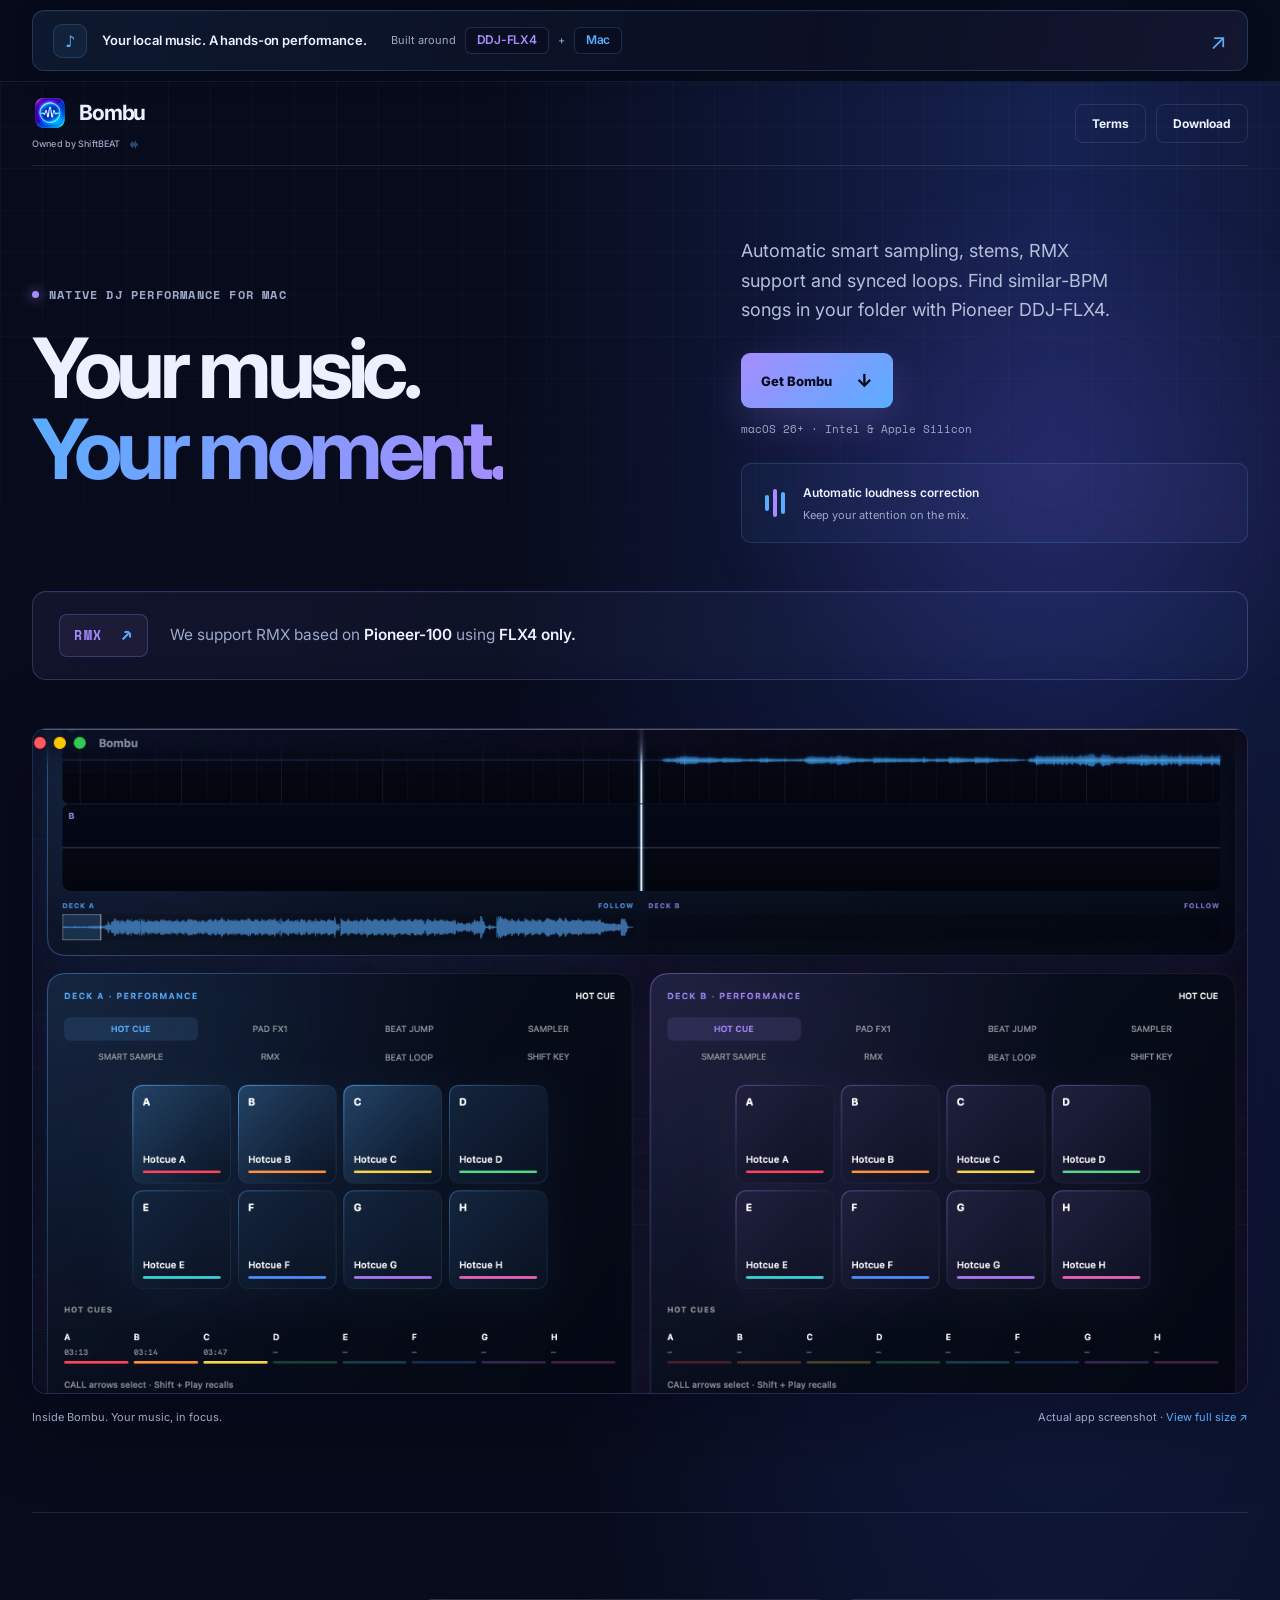
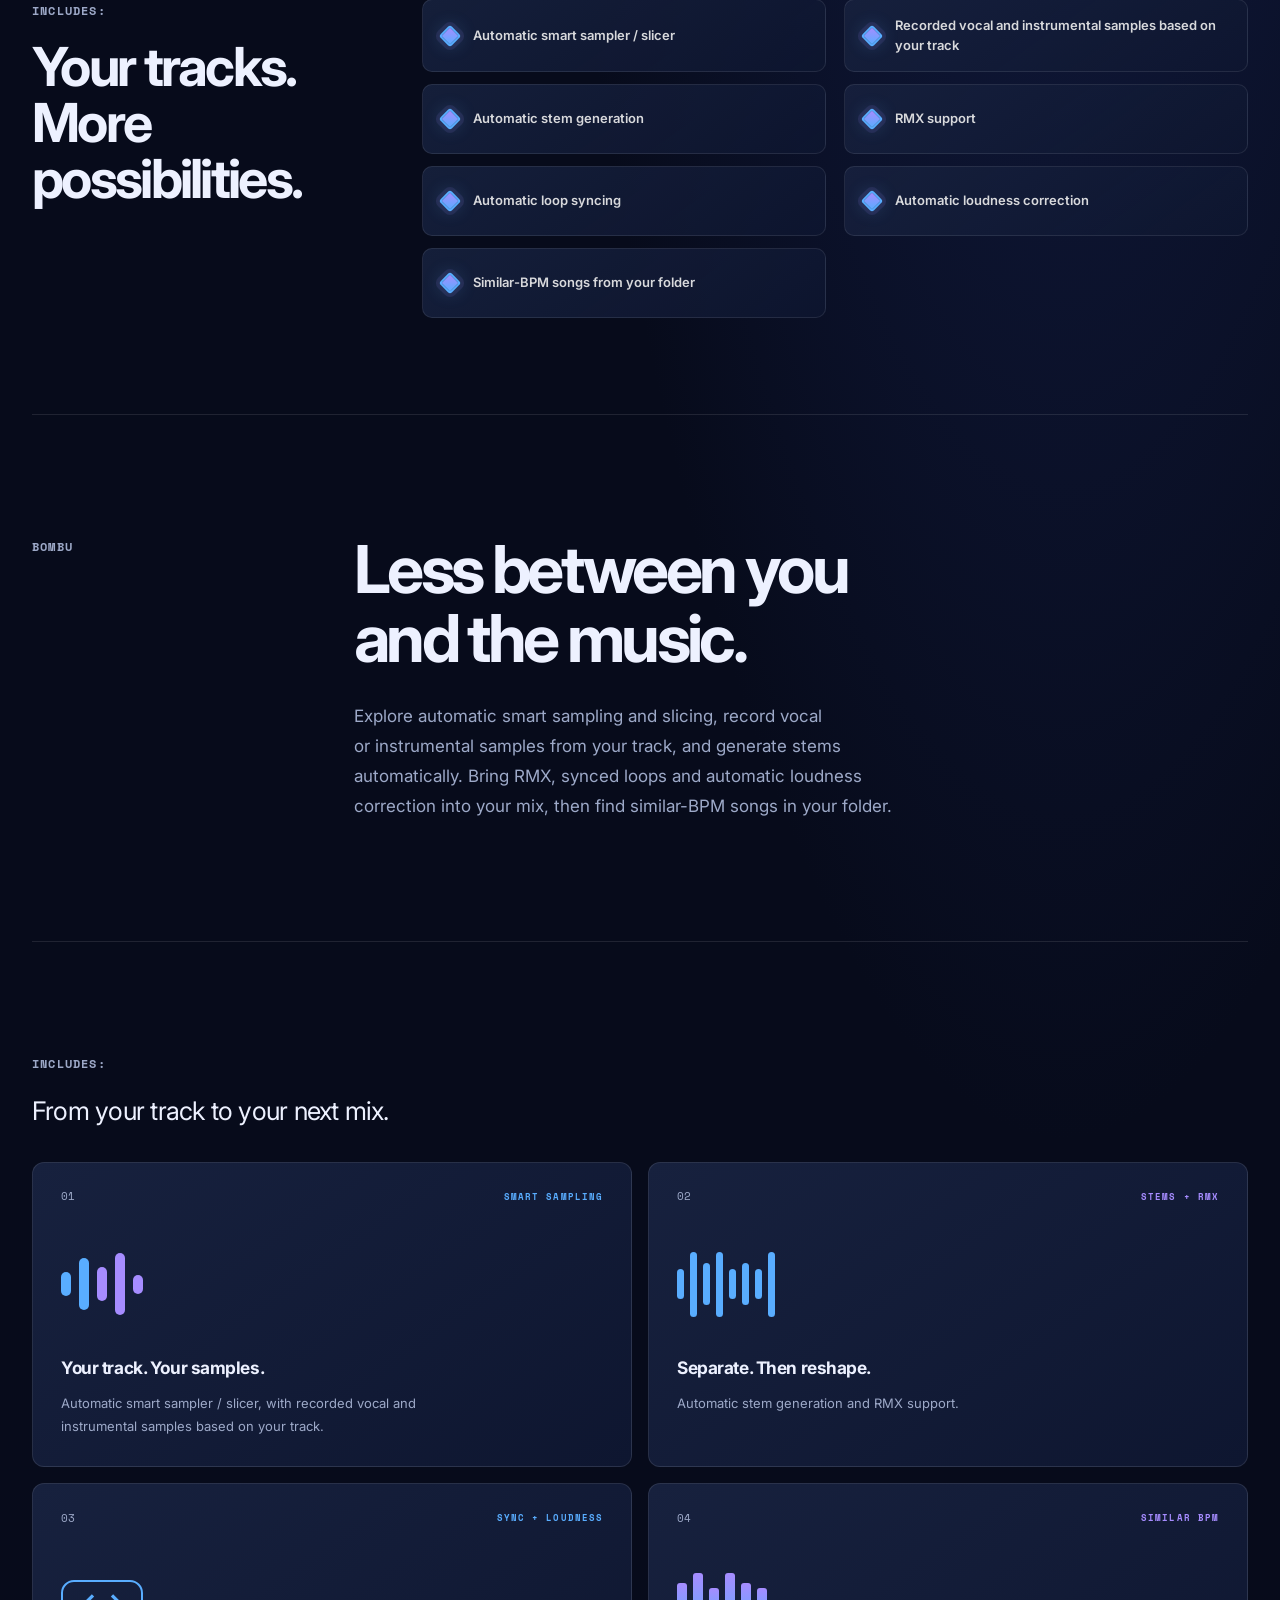
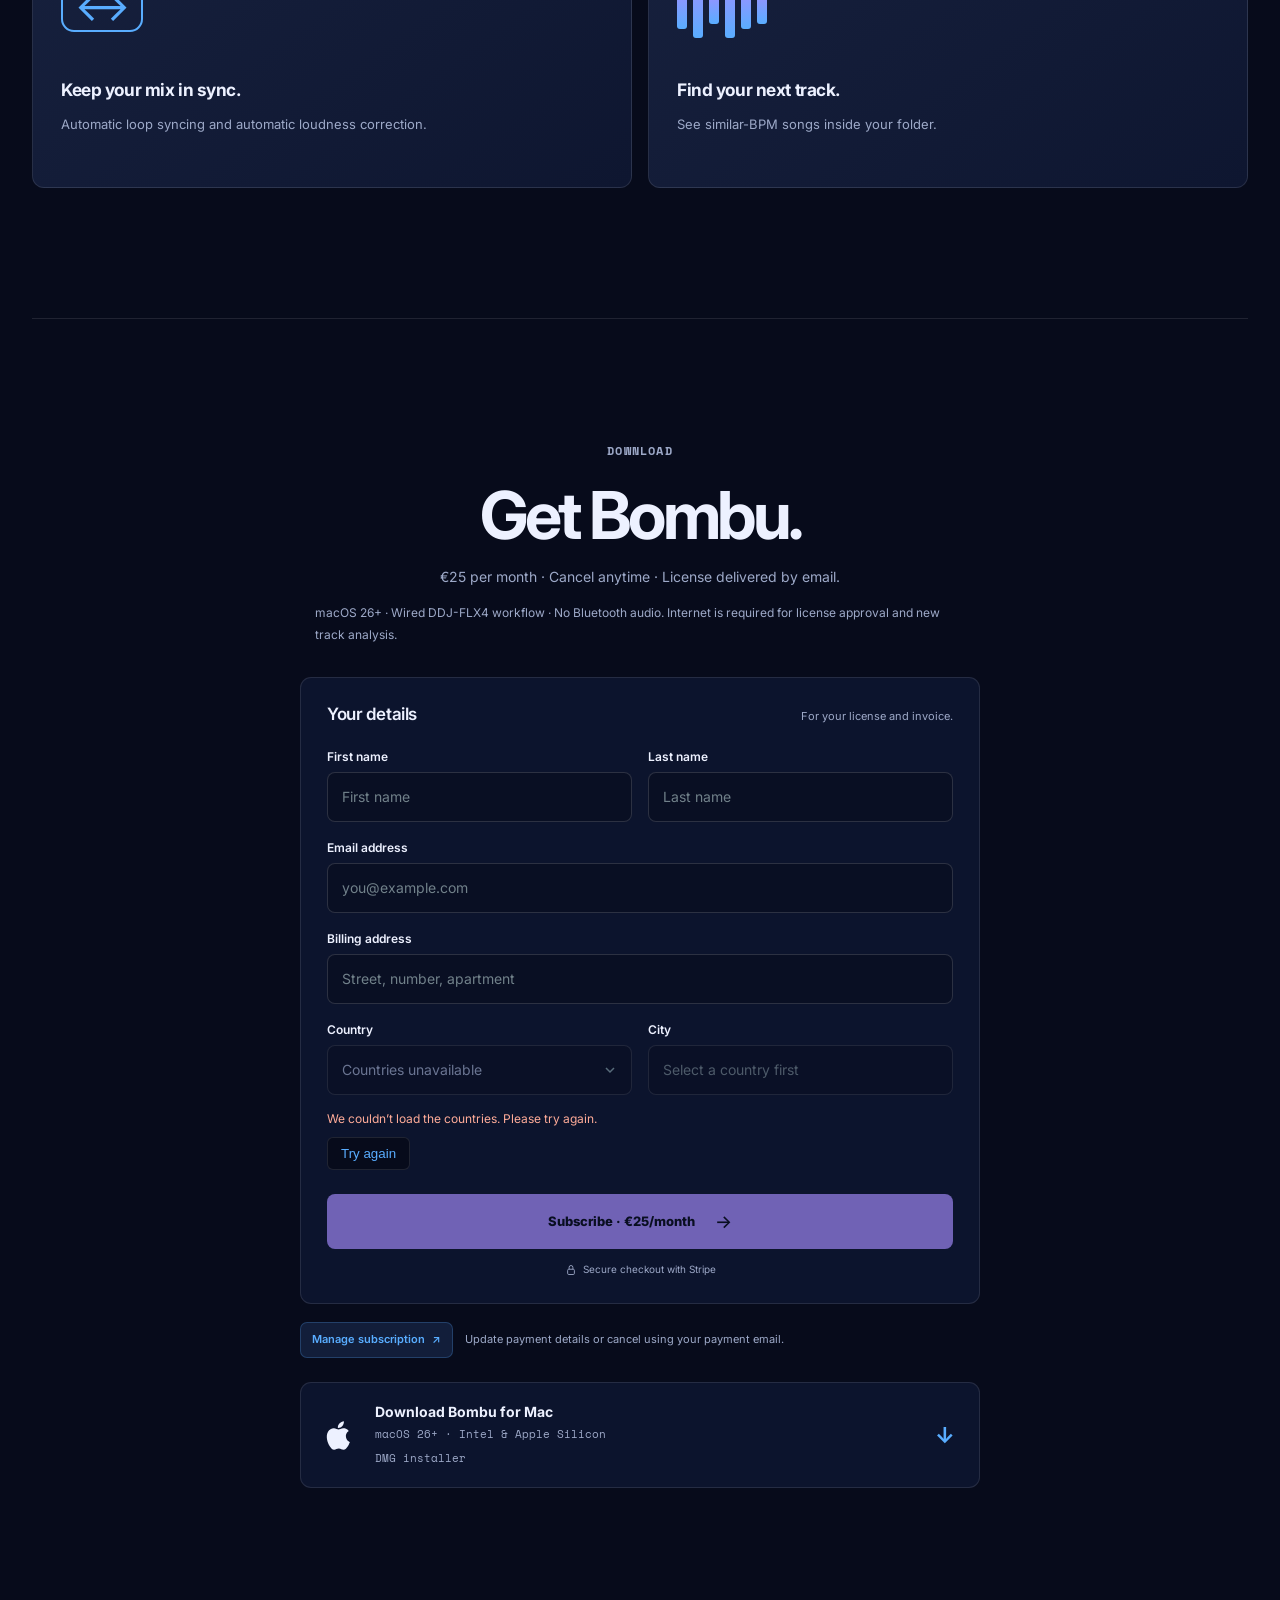
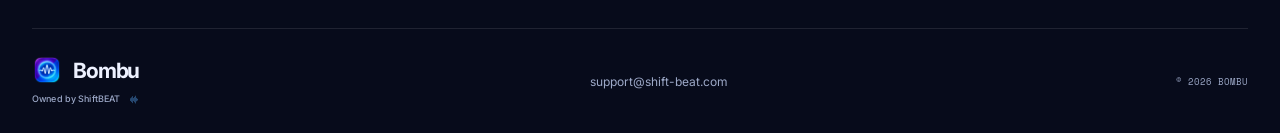
<file: index.html>
<!doctype html>
<html lang="en">
  <head>
    <meta charset="UTF-8" />
    <meta name="viewport" content="width=device-width, initial-scale=1.0" />
    <meta name="description" content="Bombu is a native DJ app for macOS 26+. Mix local music with two decks, stems, loops, sampler pads and a wired Pioneer DDJ-FLX4 workflow." />
    <meta name="theme-color" content="#070b1b" />
    <title>Bombu — Native DJ Performance for Mac</title>
    <link rel="icon" type="image/png" sizes="any" href="favicon.png" />
    <link rel="apple-touch-icon" href="assets/bombu-icon.png" />
    <meta name="robots" content="index, follow" />
    <link rel="canonical" href="https://bombu.net/" />
    <meta property="og:type" content="website" />
    <meta property="og:site_name" content="Bombu" />
    <meta property="og:title" content="Bombu — Your music. Your moment." />
    <meta property="og:description" content="Bombu is a native DJ app for macOS 26+. Mix local music with two decks, stems, loops, sampler pads and a wired Pioneer DDJ-FLX4 workflow." />
    <meta property="og:url" content="https://bombu.net/" />
    <meta property="og:image" content="https://bombu.net/assets/bombu-workspace.png" />
    <meta property="og:image:alt" content="Bombu app with dual waveforms and blue/violet performance pads" />
    <meta name="twitter:card" content="summary_large_image" />
    <meta name="twitter:title" content="Bombu — Your music. Your moment." />
    <meta name="twitter:description" content="Bombu is a native DJ app for macOS 26+. Mix local music with two decks, stems, loops, sampler pads and a wired Pioneer DDJ-FLX4 workflow." />
    <meta name="twitter:image" content="https://bombu.net/assets/bombu-workspace.png" />
    <script type="application/ld+json">{"@context":"https://schema.org","@type":"SoftwareApplication","name":"Bombu","url":"https://bombu.net/","operatingSystem":"macOS 26+","applicationCategory":"MultimediaApplication","description":"Bombu is a native DJ app for macOS 26+. Mix local music with two decks, stems, loops, sampler pads and a wired Pioneer DDJ-FLX4 workflow.","offers":{"@type":"Offer","price":"25","priceCurrency":"EUR","description":"Monthly subscription. EUR 25 per month. Cancel anytime."},"featureList":["Automatic smart sampler / slicer","Recorded vocal and instrumental samples based on your track","Automatic stem generation","RMX support","Automatic loop syncing","Automatic loudness correction","Similar-BPM songs inside your folder"],"@id":"https://bombu.net/#app","image":"https://bombu.net/assets/bombu-workspace.png","inLanguage":"en","publisher":{"@type":"Organization","name":"ShiftBEAT","url":"https://shift-beat.com/"},"screenshot":"https://bombu.net/assets/bombu-workspace.png"}</script>
    <script type="application/ld+json">{"@context": "https://schema.org", "@type": "WebSite", "@id": "https://bombu.net/#website", "name": "Bombu", "url": "https://bombu.net/", "inLanguage": "en", "description": "Bombu is a native DJ app for macOS 26+. Mix local music with two decks, stems, loops, sampler pads and a wired Pioneer DDJ-FLX4 workflow."}</script>
    <link rel="stylesheet" href="styles.css" />
    <script src="site-config.js" defer></script>
    <script src="app.js" defer></script>
  </head>
  <body>
    <a class="skip-link" href="#top">Skip to content</a>
    <aside class="partner-bar" aria-label="Bombu controller workflow">
      <a class="partner-bar-inner" href="#performance">
        <span class="export-notice-icon" aria-hidden="true">♪</span>
        <span class="export-notice-copy"><span class="export-notice-title">Your local music. A hands-on performance.</span><span class="export-notice-destinations"><span class="export-notice-label">Built around</span><strong>DDJ-FLX4</strong><span class="export-notice-plus" aria-hidden="true">+</span><strong>Mac</strong></span></span>
        <span class="export-notice-arrow" aria-hidden="true">↗</span>
      </a>
    </aside>

    <header>
      <div class="brand-lockup"><a class="logo" href="#top" aria-label="Bombu home">
        <img src="assets/bombu-icon.png" alt="" />
        <span><b>Bombu</b></span>
      </a><a class="brand-ownership" href="https://shift-beat.com"><span>Owned by ShiftBEAT</span><span class="ownership-mark" aria-hidden="true"></span></a></div>
      <nav class="header-actions" aria-label="Primary navigation">
        <a class="header-download" href="terms.html">Terms</a>
        <a class="header-download" href="#download">Download</a>
      </nav>
    </header>

    <main id="top">
      <section class="hero">
        <div class="hero-copy">
          <div class="hero-intro">
            <p class="kicker"><span></span> Native DJ performance for Mac</p>
            <h1>Your music.<br /><em>Your moment.</em></h1>
          </div>
          <div class="hero-summary">
            <p class="lead">Automatic smart sampling, stems, RMX support and synced loops. Find similar-BPM songs in your folder with Pioneer DDJ-FLX4.</p>
            <a class="button" href="#download">Get Bombu <span>↓</span></a>
            <p class="platforms">macOS 26+ · Intel &amp; Apple Silicon</p>
            <div class="hero-highlight"><span class="highlight-icon" aria-hidden="true"><i></i><i></i><i></i></span><div><strong>Automatic loudness correction</strong><p>Keep your attention on the mix.</p></div></div>
          </div>
        </div>
        <aside class="rmx-callout" aria-label="RMX controller support">
          <span class="rmx-callout-badge">RMX <span aria-hidden="true">↗</span></span>
          <p>We support RMX based on <strong>Pioneer-100</strong> using <strong>FLX4 only.</strong></p>
        </aside>
        <figure class="hero-visual app-screenshot" id="performance">
          <a class="app-screenshot-link" href="assets/bombu-workspace.png" target="_blank" rel="noopener" aria-label="Open the real Bombu app screenshot at full size">
            <img src="assets/bombu-workspace.png" width="2808" height="1534" alt="The real Bombu Mac app showing blue Deck A and violet Deck B waveforms, performance modes and eight hot-cue pads per deck." fetchpriority="high" decoding="async" />
          </a>
          <figcaption><span>Inside Bombu. Your music, in focus.</span><span>Actual app screenshot · <a href="assets/bombu-workspace.png" target="_blank" rel="noopener">View full size ↗</a></span></figcaption>
        </figure>
      </section>

      <section class="key-points reveal" aria-labelledby="key-points-title">
        <div class="key-points-heading">
          <p class="section-label">Includes:</p>
          <h2 id="key-points-title">Your tracks.<br />More possibilities.</h2>
        </div>
        <ul class="key-points-list">
          <li>Automatic smart sampler / slicer</li>
          <li>Recorded vocal and instrumental samples based on your track</li>
          <li>Automatic stem generation</li>
          <li>RMX support</li>
          <li>Automatic loop syncing</li>
          <li>Automatic loudness correction</li>
          <li>Similar-BPM songs from your folder</li>
        </ul>
      </section>

      <section class="description reveal" aria-labelledby="description-title">
        <p class="section-label">Bombu</p>
        <div>
          <h2 id="description-title">Less between you<br />and the music.</h2>
          <p>
            Explore automatic smart sampling and slicing, record vocal or instrumental samples from your track, and generate stems automatically. Bring RMX, synced loops and automatic loudness correction into your mix, then find similar-BPM songs in your folder.
          </p>
        </div>
      </section>

      <section class="features" aria-labelledby="features-title">
        <p class="section-label">Includes:</p>
        <h2 id="features-title" class="sr-only">Includes: Bombu features</h2>
        <p class="features-intro">From your track to your next mix.</p>
        <div class="feature-grid">
          <article class="reveal">
            <div class="feature-topline"><span class="number">01</span><span class="feature-tag">SMART SAMPLING</span></div>
            <div class="feature-icon smart-sample-icon" aria-hidden="true"><i></i><i></i><i></i><i></i><i></i></div>
            <h3>Your track. Your samples.</h3>
            <p>Automatic smart sampler / slicer, with recorded vocal and instrumental samples based on your track.</p>
          </article>
          <article class="reveal">
            <div class="feature-topline"><span class="number">02</span><span class="feature-tag">STEMS + RMX</span></div>
            <div class="feature-icon waveform-icon" aria-hidden="true"><i></i><i></i><i></i><i></i><i></i><i></i><i></i><i></i></div>
            <h3>Separate. Then reshape.</h3>
            <p>Automatic stem generation and RMX support.</p>
          </article>
          <article class="reveal">
            <div class="feature-topline"><span class="number">03</span><span class="feature-tag">SYNC + LOUDNESS</span></div>
            <div class="feature-icon loop-icon" aria-hidden="true"><span>↔</span></div>
            <h3>Keep your mix in sync.</h3>
            <p>Automatic loop syncing and automatic loudness correction.</p>
          </article>
          <article class="reveal">
            <div class="feature-topline"><span class="number">04</span><span class="feature-tag">SIMILAR BPM</span></div>
            <div class="feature-icon level-match-icon" aria-hidden="true"><i></i><i></i><i></i><i></i><i></i><i></i></div>
            <h3>Find your next track.</h3>
            <p>See similar-BPM songs inside your folder.</p>
          </article>
        </div>
      </section>

      <section class="download" id="download" aria-labelledby="download-title">
        <p class="section-label">Download</p>
        <h2 id="download-title">Get Bombu.</h2>
        <p class="download-note">€25 per month · Cancel anytime · License delivered by email.</p>
        <p class="compatibility-note">macOS 26+ · Wired DDJ-FLX4 workflow · No Bluetooth audio. Internet is required for license approval and new track analysis.</p>

        <form class="purchase-form" id="purchase-form" novalidate>
          <div class="billing-heading"><h3>Your details</h3><p>For your license and invoice.</p></div>
          <fieldset class="billing-fields"><legend class="sr-only">Billing details</legend>
            <div class="billing-grid">
              <div class="billing-field"><label for="billing-first-name">First name</label><input id="billing-first-name" name="first_name" autocomplete="given-name" maxlength="100" placeholder="First name" required /></div>
              <div class="billing-field"><label for="billing-last-name">Last name</label><input id="billing-last-name" name="last_name" autocomplete="family-name" maxlength="100" placeholder="Last name" required /></div>
              <div class="billing-field billing-full"><label for="purchase-email">Email address</label><input id="purchase-email" name="email" type="email" autocomplete="email" inputmode="email" maxlength="254" placeholder="you@example.com" required /></div>
              <div class="billing-field billing-full"><label for="billing-address">Billing address</label><input id="billing-address" name="address" autocomplete="street-address" maxlength="300" placeholder="Street, number, apartment" required /></div>
              <div class="billing-field"><label for="billing-country">Country</label><select id="billing-country" name="country" autocomplete="country" required disabled><option value="">Loading countries…</option></select></div>
              <div class="billing-field"><label for="billing-city">City</label><select id="billing-ro-city" name="city_id" autocomplete="address-level2" hidden disabled><option value="">Select your city</option></select><input id="billing-city" name="city" autocomplete="address-level2" maxlength="100" placeholder="Select a country first" disabled /></div>
            </div>
          </fieldset>
          <div class="billing-catalog-feedback"><p id="billing-catalog-status" role="status" aria-live="polite"></p><button id="billing-retry" type="button" hidden>Try again</button></div>
          <button class="billing-submit" id="purchase-button" type="submit" disabled>Subscribe · €25/month <span aria-hidden="true">→</span></button>
          <p class="billing-checkout-note"><svg viewBox="0 0 16 16" aria-hidden="true"><rect x="3.5" y="7" width="9" height="7" rx="1.5"/><path d="M5.5 7V4.5a2.5 2.5 0 0 1 5 0V7"/></svg>Secure checkout with Stripe</p>
          <p class="purchase-status" id="purchase-status" role="status" aria-live="polite"></p>
        </form>

        <p class="subscription-management"><a data-customer-portal href="https://billing.stripe.com/p/login/cNi9AM5Rm95q5wxa2d28800">Manage subscription <span aria-hidden="true">↗</span></a><span>Update payment details or cancel using your payment email.</span></p>

        <div class="download-list">
          <a class="release-download" data-release-download href="https://github.com/davidparaschiv/bombu-only-web/releases/latest/download/Bombu.dmg">
            <svg class="os-icon" viewBox="0 0 24 24" aria-hidden="true"><path d="M16.7 12.8c0-2.7 2.2-4 2.3-4.1-1.3-1.9-3.3-2.1-4-2.1-1.7-.2-3.3 1-4.2 1-.9 0-2.2-1-3.7-1-1.9 0-3.7 1.1-4.7 2.8-2 3.5-.5 8.7 1.4 11.5 1 1.4 2.1 2.9 3.6 2.8 1.4-.1 2-1 3.7-1s2.2 1 3.7 1c1.5 0 2.5-1.4 3.5-2.8 1.1-1.6 1.5-3.2 1.6-3.3-.1 0-3.2-1.2-3.2-4.8ZM13.9 4.8c.8-1 1.4-2.4 1.2-3.8-1.2.1-2.7.8-3.6 1.8-.8.9-1.4 2.3-1.2 3.6 1.4.1 2.8-.7 3.6-1.6Z" /></svg>
            <span><strong>Download Bombu for Mac</strong><small>macOS 26+ · Intel &amp; Apple Silicon</small><small>DMG installer</small></span>
            <b class="arrow" aria-hidden="true">↓</b>
          </a>
        </div>
      </section>
    </main>


    <footer>
      <div class="brand-lockup"><a class="logo" href="#top"><img src="assets/bombu-icon.png" alt="" /><span><b>Bombu</b></span></a><a class="brand-ownership" href="https://shift-beat.com"><span>Owned by ShiftBEAT</span><span class="ownership-mark" aria-hidden="true"></span></a></div>
      <a class="footer-support" href="mailto:support@shift-beat.com">support@shift-beat.com</a>
      <p>© <span id="year"></span> Bombu</p>
    </footer>
  </body>
</html>
</file>
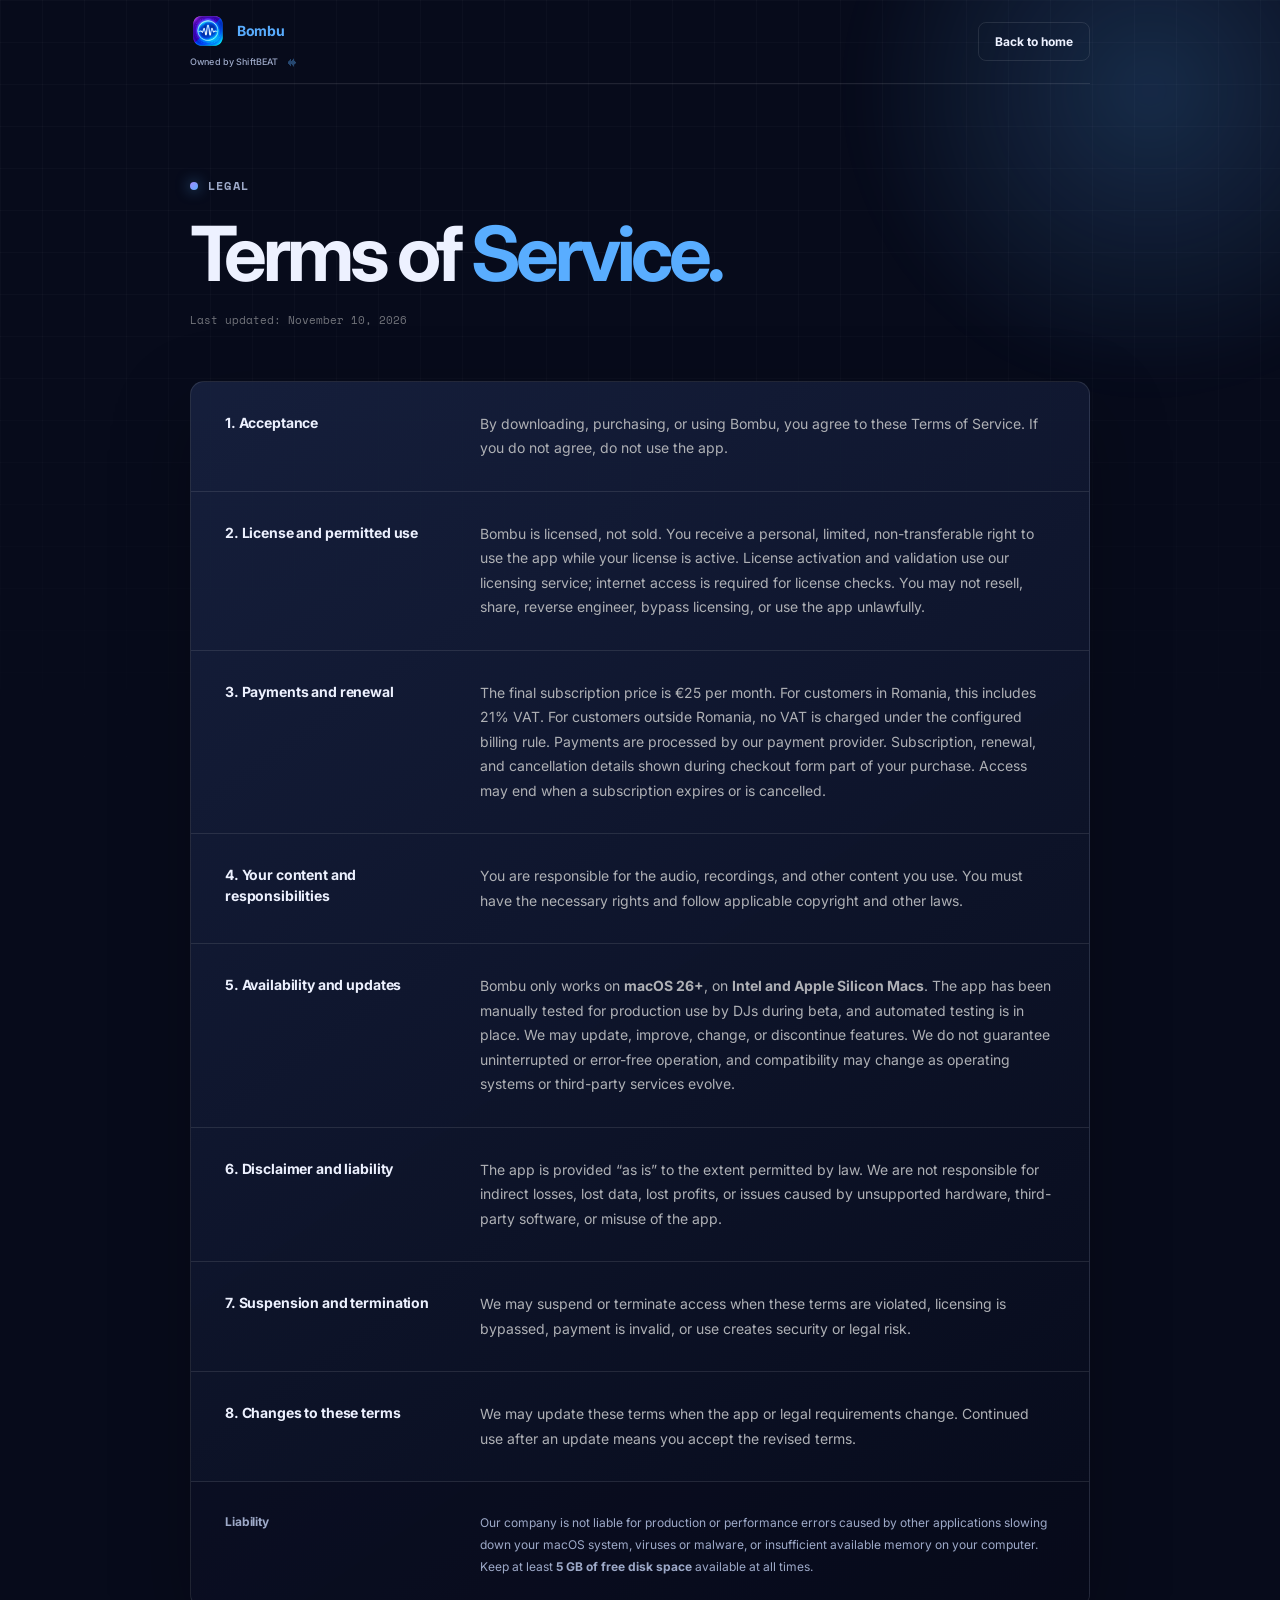
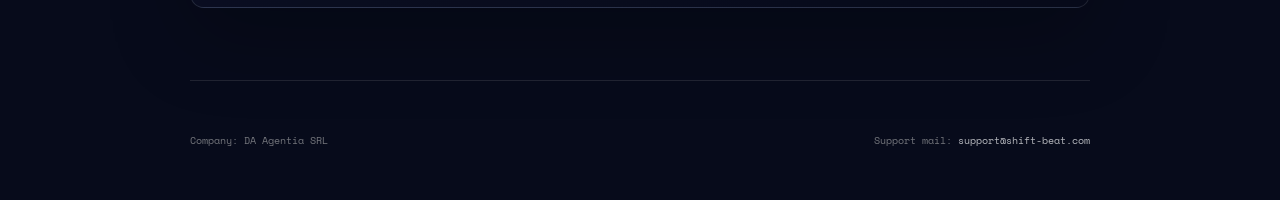
<file: terms.html>
<!doctype html>
<html lang="en">
  <head>
    <meta charset="UTF-8" />
    <meta name="viewport" content="width=device-width, initial-scale=1.0" />
    <meta name="description" content="Bombu terms of service: licensing, monthly subscriptions, macOS 26+ compatibility, testing and system-resource requirements." />
    <meta name="theme-color" content="#070b1b" />
    <title>Terms of Service · Bombu</title>
    <link rel="icon" type="image/png" sizes="any" href="favicon.png" />
    <link rel="apple-touch-icon" href="assets/bombu-icon.png" />
    <link rel="canonical" href="https://bombu.net/terms.html" />
    <meta name="robots" content="index, follow" />
    <meta property="og:type" content="website" />
    <meta property="og:title" content="Terms of Service · Bombu" />
    <meta property="og:url" content="https://bombu.net/terms.html" />
    <script type="application/ld+json">{"@context": "https://schema.org", "@type": "WebPage", "@id": "https://bombu.net/terms.html#page", "url": "https://bombu.net/terms.html", "name": "Terms of Service · Bombu", "inLanguage": "en", "isPartOf": {"@id": "https://bombu.net/#website"}}</script>
    <link rel="stylesheet" href="terms.css" />
  </head>
  <body>
    <header>
      <div class="brand-lockup"><a class="logo" href="/" aria-label="Bombu home">
        <img src="assets/bombu-icon.png" alt="" />
        <span><b>Bombu</b></span>
      </a><a class="brand-ownership" href="https://shift-beat.com"><span>Owned by ShiftBEAT</span><span class="ownership-mark" aria-hidden="true"></span></a></div>
      <a class="back-link" href="/">Back to home</a>
    </header>

    <main>
      <section class="terms-heading">
        <p class="eyebrow"><span></span> Legal</p>
        <h1>Terms of <em>Service.</em></h1>
        <p class="updated">Last updated: November 10, 2026</p>
      </section>

      <article class="terms-card">
        <section>
          <h2>1. Acceptance</h2>
          <p>By downloading, purchasing, or using Bombu, you agree to these Terms of Service. If you do not agree, do not use the app.</p>
        </section>

        <section>
          <h2>2. License and permitted use</h2>
          <p>Bombu is licensed, not sold. You receive a personal, limited, non-transferable right to use the app while your license is active. License activation and validation use our licensing service; internet access is required for license checks. You may not resell, share, reverse engineer, bypass licensing, or use the app unlawfully.</p>
        </section>

        <section>
          <h2>3. Payments and renewal</h2>
          <p>The final subscription price is €25 per month. For customers in Romania, this includes 21% VAT. For customers outside Romania, no VAT is charged under the configured billing rule. Payments are processed by our payment provider. Subscription, renewal, and cancellation details shown during checkout form part of your purchase. Access may end when a subscription expires or is cancelled.</p>
        </section>

        <section>
          <h2>4. Your content and responsibilities</h2>
          <p>You are responsible for the audio, recordings, and other content you use. You must have the necessary rights and follow applicable copyright and other laws.</p>
        </section>

        <section>
          <h2>5. Availability and updates</h2>
          <p>Bombu only works on <strong>macOS 26+</strong>, on <strong>Intel and Apple Silicon Macs</strong>. The app has been manually tested for production use by DJs during beta, and automated testing is in place. We may update, improve, change, or discontinue features. We do not guarantee uninterrupted or error-free operation, and compatibility may change as operating systems or third-party services evolve.</p>
        </section>

        <section>
          <h2>6. Disclaimer and liability</h2>
          <p>The app is provided “as is” to the extent permitted by law. We are not responsible for indirect losses, lost data, lost profits, or issues caused by unsupported hardware, third-party software, or misuse of the app.</p>
        </section>

        <section>
          <h2>7. Suspension and termination</h2>
          <p>We may suspend or terminate access when these terms are violated, licensing is bypassed, payment is invalid, or use creates security or legal risk.</p>
        </section>

        <section>
          <h2>8. Changes to these terms</h2>
          <p>We may update these terms when the app or legal requirements change. Continued use after an update means you accept the revised terms.</p>
        </section>
        <section class="liability-section" aria-labelledby="liability-title">
          <h2 id="liability-title">Liability</h2>
          <p>Our company is not liable for production or performance errors caused by other applications slowing down your macOS system, viruses or malware, or insufficient available memory on your computer. Keep at least <strong>5 GB of free disk space</strong> available at all times.</p>
        </section>
      </article>
    </main>

    <footer>
      <p>Company: DA Agentia SRL</p>
      <p>Support mail: <a href="mailto:support@shift-beat.com">support@shift-beat.com</a></p>
    </footer>
  </body>
</html>
</file>
<file: styles.css>
@import url('https://fonts.googleapis.com/css2?family=Inter:wght@400;500;600;700;800&family=Space+Mono:wght@400;700&display=swap');

:root { color-scheme: dark; --bg:#070b1b; --panel:#0e1630; --panel-light:#17213e; --text:#edf1ff; --muted:#9da9c8; --line:rgba(255,255,255,.1); --cyan:#59adff; --accent:#a68cff; --green:#a68cff; --width:100%; --partner-bar-height:82px; }
* { box-sizing: border-box; }
html { max-width:100%; overflow-x:clip; scroll-behavior:smooth; }
body { max-width:100%; margin:0; padding-top:var(--partner-bar-height); overflow-x:clip; background:var(--bg); color:var(--text); font-family:Inter,system-ui,sans-serif; -webkit-font-smoothing:antialiased; }
body::before { position:fixed; z-index:-2; inset:0; content:""; background-image:linear-gradient(rgba(255,255,255,.022) 1px,transparent 1px),linear-gradient(90deg,rgba(255,255,255,.022) 1px,transparent 1px); background-size:42px 42px; mask-image:linear-gradient(#000 30%,transparent 92%); }
a { color:inherit; text-decoration:none; }






header, main, footer { width:min(var(--width),calc(100% - 40px)); margin-inline:auto; }
header { height:84px; display:flex; align-items:center; justify-content:space-between; border-bottom:1px solid var(--line); }
.logo { display:inline-flex; align-items:center; gap:11px; font-size:14px; font-weight:700; letter-spacing:-.02em; }
.logo img { width:36px; height:36px; border-radius:9px; }
.logo b { color:var(--cyan); }
.header-actions { display:flex; align-items:center; gap:10px; }
.header-download { padding:11px 16px; border:1px solid var(--line); border-radius:8px; font-size:12px; font-weight:700; }
.header-download:hover { border-color:var(--cyan); }

.hero { position:relative; min-height:680px; display:grid; grid-template-columns:.84fr 1.16fr; align-items:center; gap:28px; }
.hero::after { position:absolute; z-index:-1; top:0; right:-160px; width:720px; height:600px; content:""; border-radius:50%; background:radial-gradient(circle,rgba(89,173,255,.2),transparent 68%); filter:blur(16px); }
.kicker,.section-label { color:var(--muted); font:700 12px/1 "Space Mono",monospace; letter-spacing:.1em; text-transform:uppercase; }
.kicker { display:flex; align-items:center; gap:10px; margin:0 0 26px; }
.kicker span { width:7px; height:7px; border-radius:50%; background:var(--green); box-shadow:0 0 13px var(--green); }
h1,h2,h3,p { text-wrap:balance; }
h1 { margin:0; max-width:660px; font-size:clamp(54px,6.1vw,88px); line-height:.98; letter-spacing:-.065em; }
h1 em { color:var(--cyan); font-style:normal; }
.lead { max-width:540px; margin:28px 0 34px; color:#b5bfda; font-size:18px; line-height:1.65; }
.button { display:inline-flex; align-items:center; gap:24px; padding:17px 20px; border-radius:9px; background:linear-gradient(135deg,var(--accent),var(--cyan)); box-shadow:0 13px 40px rgba(166,140,255,.2); font-size:13px; font-weight:800; transition:filter .2s ease,transform .2s ease; }
.button:hover { filter:brightness(1.12); transform:translateY(-1px); }
.button span { font-size:18px; }
.platforms { margin:16px 0 0; color:#9da9c8; font:400 11px/1 "Space Mono",monospace; }
.hero-visual { position:relative; min-height:480px; }

.key-points,.description,.features,.download { border-top:1px solid var(--line); }
.key-points { display:grid; grid-template-columns:minmax(230px,.8fr) minmax(0,2.2fr); gap:clamp(36px,7vw,100px); padding:86px 0 96px; }
.key-points-heading h2 { margin:22px 0 0; font-size:clamp(34px,4.2vw,54px); line-height:1.04; letter-spacing:-.05em; }
.key-points-list { display:grid; grid-template-columns:repeat(2,minmax(0,1fr)); gap:12px 18px; margin:0; padding:0; list-style:none; }
.key-points-list li { position:relative; min-height:70px; display:flex; align-items:center; padding:16px 17px 16px 50px; border:1px solid rgba(255,255,255,.085); border-radius:10px; background:linear-gradient(145deg,rgba(23,33,62,.9),rgba(14,22,48,.82)); color:#d8d9dc; font-size:13px; font-weight:600; line-height:1.5; }
.key-points-list li::before { position:absolute; left:19px; width:12px; height:12px; content:""; border:2px solid #59adff; border-radius:3px; background:linear-gradient(135deg,var(--accent),var(--cyan)); box-shadow:0 0 0 4px rgba(166,140,255,.1),0 0 18px rgba(89,173,255,.3); transform:rotate(45deg); }
.description { display:grid; grid-template-columns:1fr 3fr; gap:24px; padding:120px 0; }
.section-label { margin:6px 0 0; }
.description>div { max-width:800px; }
.description h2,.download h2 { margin:0; font-size:clamp(38px,5.4vw,66px); line-height:1.04; letter-spacing:-.055em; }
.description div p { max-width:650px; margin:30px 0 0; color:var(--muted); font-size:17px; line-height:1.75; }
.features { padding:110px 0 130px; }
.features>.section-label { margin-bottom:38px; }
.feature-grid { display:grid; grid-template-columns:repeat(4,1fr); gap:10px; }
.feature-grid article { min-height:305px; padding:24px; border:1px solid var(--line); border-radius:12px; background:linear-gradient(145deg,var(--panel-light),#0e1630); }
.number { color:#9da9c8; font:400 11px/1 "Space Mono",monospace; }
.feature-icon { height:88px; margin:37px 0 29px; }
.feature-grid h3 { margin:0 0 12px; font-size:16px; letter-spacing:-.025em; }
.feature-grid p { margin:0; color:var(--muted); font-size:12px; line-height:1.6; }
.waveform-icon { display:flex; align-items:center; gap:6px; }
.waveform-icon i { width:7px; height:35%; border-radius:5px; background:var(--cyan); }
.waveform-icon i:nth-child(2n) { height:74%; } .waveform-icon i:nth-child(3n) { height:48%; }
.pads-icon { display:grid; grid-template-columns:repeat(2,39px); gap:7px; align-content:center; }
.pads-icon i { aspect-ratio:1; border-radius:6px; background:linear-gradient(145deg,#59adff,#a68cff); box-shadow:0 8px 18px rgba(166,140,255,.16); }
.fx-icon { display:flex; align-items:center; color:var(--green); font:800 39px/1 Inter,sans-serif; text-shadow:0 0 30px rgba(166,140,255,.25); }
.midi-icon { display:flex; align-items:center; gap:19px; }
.midi-icon i { width:19px; height:19px; border:2px solid #c4c5c7; border-radius:50%; background:var(--panel); box-shadow:0 0 0 6px rgba(255,255,255,.04); }
.midi-icon i:nth-child(2) { transform:translateY(-16px); } .midi-icon i:nth-child(3) { transform:translateY(9px); }

.download { padding:120px 0 140px; }
.download h2 { margin-top:24px; }
.download-note { margin:18px 0 45px; color:var(--muted); font-size:14px; }
.purchase-form { max-width:680px; margin:0 auto 18px; padding:24px; border:1px solid var(--line); border-radius:11px; background:rgba(14,22,48,.88); }
.purchase-form label { display:block; margin:0 0 10px; color:#d7d8da; font-size:12px; font-weight:700; }
.purchase-row { display:grid; grid-template-columns:1fr auto; gap:10px; }
.purchase-row input { min-width:0; height:52px; padding:0 16px; border:1px solid rgba(255,255,255,.16); border-radius:8px; outline:none; background:#090f23; color:var(--text); font:500 14px/1 Inter,sans-serif; }
.purchase-row input:focus { border-color:var(--green); box-shadow:0 0 0 3px rgba(166,140,255,.1); }
.purchase-row button { height:52px; display:inline-flex; align-items:center; justify-content:center; gap:20px; padding:0 20px; border:0; border-radius:8px; background:var(--green); color:#090c1c; font:800 13px/1 Inter,sans-serif; cursor:pointer; }
.purchase-row button:hover { filter:brightness(1.08); }
.purchase-row button:disabled { cursor:wait; opacity:.65; }
.purchase-status { min-height:19px; margin:12px 0 0; color:var(--muted); font-size:12px; line-height:1.55; }
.purchase-status:empty { display:none; }
.subscription-management { display:flex; flex-wrap:wrap; align-items:center; gap:6px 12px; max-width:680px; margin:0 0 24px; font-size:11px; line-height:1.6; }
.subscription-management a { display:inline-flex; flex:0 0 auto; align-items:center; justify-content:center; gap:7px; min-height:36px; padding:6px 11px; border:1px solid color-mix(in srgb,var(--cyan) 24%,transparent); border-radius:7px; background:color-mix(in srgb,var(--cyan) 5%,var(--panel)); color:var(--cyan); font-size:11px; font-weight:600; transition:border-color .2s ease,background .2s ease; }
.subscription-management a:hover { border-color:var(--cyan); background:color-mix(in srgb,var(--cyan) 10%,var(--panel)); }
.subscription-management a:focus-visible { outline:2px solid var(--cyan); outline-offset:4px; }
.subscription-management>span { color:var(--muted); }
.purchase-status[data-type="success"] { color:var(--green); }
.purchase-status[data-type="error"] { color:#ff7868; }
.download-list { max-width:680px; display:grid; gap:8px; }
.download-list a { min-height:90px; display:flex; align-items:center; gap:20px; padding:20px 24px; border:1px solid var(--line); border-radius:11px; background:rgba(14,22,48,.88); transition:border-color .2s ease,background .2s ease; }
.download-list a:hover { border-color:var(--cyan); background:#18213e; }
.os-icon { width:30px; height:30px; flex:0 0 auto; fill:var(--text); }
.download-list a>span:nth-child(2) { display:flex; flex-direction:column; gap:6px; }
.download-list strong { font-size:14px; } .download-list small { color:var(--muted); font:400 11px/1 "Space Mono",monospace; }
.arrow { margin-left:auto; color:var(--cyan); font-size:22px; }
footer { min-height:105px; display:flex; align-items:center; justify-content:space-between; border-top:1px solid var(--line); }
footer p { color:#9da9c8; font:400 9px/1 "Space Mono",monospace; text-transform:uppercase; }
footer .logo img { width:30px; height:30px; }
.sr-only { position:absolute; width:1px; height:1px; padding:0; margin:-1px; overflow:hidden; clip:rect(0,0,0,0); white-space:nowrap; border:0; }

@media (max-width:900px) { .hero { grid-template-columns:1fr; padding-top:90px; } .hero-visual { min-height:400px; } .key-points { grid-template-columns:1fr; } .description { grid-template-columns:1fr; } .feature-grid { grid-template-columns:repeat(2,1fr); } }
@media (max-width:560px) { :root { --partner-bar-height:108px; }    header,main,footer { width:min(var(--width),calc(100% - 28px)); } header { height:72px; } .header-actions { gap:7px; } .header-download { padding:9px 11px; } .hero { min-height:auto; padding:58px 0 50px; } h1 { font-size:clamp(48px,15vw,54px); } .lead { font-size:16px; } .hero-visual { min-height:310px; } .key-points { padding:72px 0 82px; gap:34px; } .key-points-list { grid-template-columns:1fr; gap:9px; } .key-points-list li { min-height:64px; padding:14px 15px 14px 47px; } .description { padding:90px 0; } .feature-grid { grid-template-columns:1fr; } .features { padding:85px 0 100px; } .feature-grid article { min-height:285px; } .download { padding:90px 0 110px; } .purchase-form { padding:18px; } .purchase-row { grid-template-columns:1fr; } .purchase-row button { width:100%; } .download-list a { min-height:92px; padding:18px; touch-action:manipulation; } footer { min-height:130px; padding:24px 0; align-items:flex-start; flex-direction:column; justify-content:center; gap:16px; } footer p { margin:0; } }
@media (prefers-reduced-motion:reduce) { html { scroll-behavior:auto; } *,*::before,*::after { animation-duration:.01ms!important; transition-duration:.01ms!important; } }

.button { color:var(--bg); }
a:focus-visible,button:focus-visible { outline:2px solid var(--cyan); outline-offset:5px; }
.skip-link { position:fixed; top:-100px; left:16px; z-index:2000; padding:14px; background:var(--cyan); color:var(--bg); border-radius:6px; }
.skip-link:focus { top:12px; }
.hero-visual { min-width:0; display:flex; align-items:center; }
.analysis-preview { width:100%; border:1px solid rgba(89,173,255,.2); border-radius:14px; background:linear-gradient(145deg,#17213e,#090e21); box-shadow:0 28px 80px #0006,0 0 70px #59adff09; overflow:hidden; }
.preview-header { display:flex; align-items:center; justify-content:space-between; gap:8px; padding:18px; border-bottom:1px solid var(--line); color:var(--muted); font:9px "Space Mono",monospace; letter-spacing:.06em; }
.preview-dots { color:#4c626a; letter-spacing:3px; }
.preview-status { color:var(--green); }
.preview-title { display:flex; flex-wrap:wrap; justify-content:space-between; gap:8px; padding:23px 22px 12px; font-size:14px; font-weight:600; }
.preview-title small { color:var(--muted); font-size:10px; font-weight:400; }
.preview-wave { margin:12px 20px; padding:16px; border:1px solid var(--line); border-radius:9px; background:#070b1b88; }
.wave-caption { display:flex; justify-content:space-between; align-items:center; color:var(--cyan); font:10px "Space Mono",monospace; }
.wave-caption b { font-size:19px; font-weight:400; }
.waveform { display:block; width:100%; height:80px; margin:12px 0; fill:none; stroke:var(--cyan); stroke-width:3; stroke-linecap:round; }
.waveform .cue-line { stroke:var(--green); stroke-width:1; }
.preview-wave small { color:var(--muted); font:9px "Space Mono",monospace; }
.entry .waveform,.entry .wave-caption { stroke:var(--green); color:var(--green); }
.entry .cue-line { stroke:var(--cyan); }
.handoff-link { display:flex; align-items:center; gap:12px; padding:3px 28px; color:var(--green); font:9px "Space Mono",monospace; letter-spacing:.06em; }
.handoff-link span { height:1px; background:var(--line); flex:1; }
.preview-bottom { display:flex; justify-content:space-between; gap:10px; padding:16px 22px 22px; color:var(--muted); font:9px "Space Mono",monospace; }
.preview-bottom i { display:inline-block; width:5px; height:5px; margin-right:5px; background:var(--green); border-radius:50%; }
.release-pending { display:flex; align-items:center; gap:20px; padding:22px 24px; border:1px solid var(--line); border-radius:11px; background:var(--panel); }
.release-pending>span { display:flex; flex-direction:column; gap:9px; }
.download-list small { line-height:1.6; }
.release-pending small:last-child { color:var(--green); }
.footer-support { color:var(--muted); font-size:12px; }
@media(max-width:560px) { .analysis-preview { margin-top:12px; } .preview-header { padding:13px 12px; font-size:7px; } .preview-dots { letter-spacing:1px; } .preview-title { padding:20px 14px 8px; } .preview-wave { margin:12px; padding:13px; } .preview-bottom { padding:13px 14px 18px; font-size:8px; } .wave-caption { font-size:9px; } .wave-caption b { font-size:17px; } .hero-visual { min-height:0; } .platforms { line-height:1.7; } .download-list small { font-size:10px; } .release-pending { padding:18px; gap:14px; } }
.download { scroll-margin-top:calc(var(--partner-bar-height) + 24px); }


.partner-bar { position:fixed; z-index:1000; inset:0 0 auto; height:var(--partner-bar-height); padding-block:10px; background:rgba(7,11,27,.92); backdrop-filter:blur(18px); border-bottom:1px solid rgba(89,173,255,.1); }
.partner-bar-inner { width:min(var(--width),calc(100% - 40px)); height:100%; display:flex; align-items:center; gap:15px; margin-inline:auto; padding:10px 20px; border:1px solid rgba(89,173,255,.22); border-radius:12px; background:linear-gradient(105deg,rgba(89,173,255,.09),rgba(166,140,255,.035) 65%,rgba(166,140,255,.08)); box-shadow:inset 0 1px 0 rgba(255,255,255,.035),0 6px 25px #0002; transition:border-color .2s ease,background .2s ease; }
.partner-bar-inner:hover { border-color:rgba(166,140,255,.55); background:linear-gradient(105deg,rgba(89,173,255,.13),rgba(166,140,255,.07)); }
.export-notice-icon { display:grid; place-items:center; flex:0 0 34px; width:34px; height:34px; border:1px solid rgba(89,173,255,.2); border-radius:9px; background:rgba(89,173,255,.07); color:var(--cyan); }
.export-notice-icon svg { width:19px; height:19px; stroke:currentColor; stroke-width:1.6; stroke-linecap:round; stroke-linejoin:round; }
.export-notice-copy { display:flex; align-items:center; gap:24px; min-width:0; flex:1; }
.export-notice-title { color:var(--text); font-size:13px; font-weight:600; letter-spacing:-.01em; }
.export-notice-destinations { display:flex; align-items:center; gap:9px; }
.export-notice-label { color:var(--muted); font-size:11px; }
.export-notice-destinations strong { padding:5px 11px; border:1px solid rgba(166,140,255,.2); border-radius:6px; background:rgba(7,11,27,.45); color:var(--green); font-size:12px; font-weight:600; letter-spacing:-.02em; line-height:1.2; }
.export-notice-destinations strong:last-child { color:var(--cyan); border-color:rgba(89,173,255,.2); }
.export-notice-plus { color:var(--muted); font-size:11px; }
.export-notice-arrow { color:var(--cyan); font-size:22px; font-weight:400; }
#playlist-export { scroll-margin-top:calc(var(--partner-bar-height) + 30px); }
@media(max-width:700px) { .export-notice-copy { flex-direction:column; align-items:flex-start; gap:7px; } .export-notice-label { display:none; } }
@media(max-width:560px) { .partner-bar-inner { width:calc(100% - 28px); padding:10px 13px; gap:12px; } .export-notice-title { font-size:12px; } .export-notice-destinations { gap:7px; } .export-notice-destinations strong { padding:4px 9px; font-size:11px; } .export-notice-arrow { margin-left:auto; } }

/* Billing continues the original purchase/download panel style. */
[hidden] { display:none!important; }
.purchase-form { padding:26px; }
.billing-heading { display:flex; align-items:baseline; justify-content:space-between; gap:12px; margin-bottom:24px; }
.billing-heading h3 { margin:0; color:var(--text); font-size:17px; font-weight:600; letter-spacing:-.025em; }
.billing-heading p { margin:0; color:var(--muted); font-size:11px; line-height:1.5; text-wrap:pretty; }
.billing-fields { min-width:0; margin:0; padding:0; border:0; }
.billing-grid { display:grid; grid-template-columns:repeat(2,minmax(0,1fr)); gap:18px 16px; }
.billing-full { grid-column:1/-1; }
.billing-field { min-width:0; }
.purchase-form .billing-field label { margin:0 0 8px; color:var(--text); font-size:12px; font-weight:600; }
.billing-field input,.billing-field select { display:block; width:100%; min-width:0; height:50px; margin:0; padding:0 14px; border:1px solid rgba(255,255,255,.14); border-radius:8px; background:#090f23; color:var(--text); font:400 14px/1.4 Inter,system-ui,sans-serif; transition:border-color .18s,box-shadow .18s; }
.billing-field select { appearance:none; padding-right:38px; background-image:url("data:image/svg+xml,%3Csvg xmlns='http://www.w3.org/2000/svg' width='16' height='16' fill='none' stroke='%23829ca6' stroke-width='1.5' viewBox='0 0 16 16'%3E%3Cpath d='m4 6 4 4 4-4'/%3E%3C/svg%3E"); background-repeat:no-repeat; background-position:right 13px center; text-overflow:ellipsis; }
.billing-field input::placeholder { color:#71818a; opacity:1; }
.billing-field input:hover,.billing-field select:not(:disabled):hover { border-color:rgba(255,255,255,.26); }
.billing-field input:focus,.billing-field select:focus { outline:none; border-color:var(--green); box-shadow:0 0 0 3px rgba(166,140,255,.08); }
.billing-field input:disabled,.billing-field select:disabled { color:var(--muted); opacity:.65; }
.billing-submit { display:flex; align-items:center; justify-content:center; gap:20px; width:100%; min-height:52px; margin:24px 0 0; padding:15px 20px; border:0; border-radius:8px; background:var(--green); color:#090c1c; font:800 13px/1.4 Inter,system-ui,sans-serif; cursor:pointer; transition:filter .18s; }
.billing-submit:hover { filter:brightness(1.08); }
.billing-submit:focus-visible { outline:2px solid var(--green); outline-offset:4px; }
.billing-submit:disabled { opacity:.65; cursor:not-allowed; }
.billing-submit span { font-size:18px; font-weight:500; }
.billing-checkout-note { display:flex; align-items:center; justify-content:center; gap:6px; margin:13px 0 0; color:var(--muted); font-size:10px; line-height:1.5; }
.billing-checkout-note svg { width:12px; height:12px; fill:none; stroke:currentColor; stroke-width:1.2; }
.billing-catalog-feedback p { margin:14px 0 0; color:#ffac99; font-size:12px; line-height:1.6; text-wrap:pretty; }
.billing-catalog-feedback p:empty { display:none; }
#billing-retry { margin-top:9px; padding:8px 13px; border:1px solid var(--line); border-radius:6px; background:var(--bg); color:var(--cyan); cursor:pointer; }
@media(max-width:560px) {
 .purchase-form { padding:20px; }
 .billing-heading { align-items:flex-start; flex-direction:column; gap:5px; margin-bottom:23px; }
 .billing-grid { grid-template-columns:1fr; gap:17px; }
 .billing-field input,.billing-field select { font-size:16px; }
 .billing-submit { margin-top:22px; }
}

/* Bombu: blue/violet decks, drawn from the native Mac workspace. */
:root { --blue:#59adff; --violet:#a68cff; }
body { background:radial-gradient(ellipse at 83% 4%,#162251 0,transparent 38%),var(--bg); }
h1 em { color:var(--violet); background:linear-gradient(110deg,var(--blue),var(--violet)); background-clip:text; -webkit-background-clip:text; -webkit-text-fill-color:transparent; }
.logo b { font-size:21px; letter-spacing:-.055em; color:var(--text); }
.logo img { object-fit:contain; border-radius:10px; }
.hero::after { background:radial-gradient(ellipse,rgba(121,91,255,.16),transparent 68%); }
.performance-preview { border-color:#718ee63b; background:linear-gradient(145deg,#17213e,#090e21); box-shadow:0 28px 80px #0006,0 0 100px #7858ff14; }
.performance-preview .preview-title { padding-bottom:18px; }
.deck-pair { display:grid; grid-template-columns:repeat(2,minmax(0,1fr)); gap:12px; padding:0 20px; }
.deck-card { --deck-accent:var(--blue); min-width:0; padding:16px 14px 10px; border:1px solid color-mix(in srgb,var(--deck-accent) 30%,transparent); border-radius:12px; background:linear-gradient(155deg,color-mix(in srgb,var(--deck-accent) 10%,#0a1026),#0a1026); text-align:center; }
.deck-violet { --deck-accent:var(--violet); }
.deck-caption { display:flex; justify-content:space-between; gap:4px; color:var(--deck-accent); font:700 9px/1.4 'Space Mono',monospace; }
.deck-caption small { color:var(--muted); font-size:8px; }
.deck-orbit { position:relative; display:grid; place-items:center; width:100px; aspect-ratio:1; margin:20px auto 16px; border-radius:50%; background:conic-gradient(from 35deg,var(--deck-accent),#0b132e 26%,var(--deck-accent) 63%,#0b132e 82%,var(--deck-accent)); box-shadow:0 0 25px color-mix(in srgb,var(--deck-accent) 15%,transparent); }
.deck-orbit::before { position:absolute; inset:4px; content:''; border-radius:50%; background:repeating-radial-gradient(circle,#0c1530 0 4px,#111e3d 5px 6px); }
.deck-orbit span { z-index:1; display:grid; place-items:center; width:43px; aspect-ratio:1; border:1px solid color-mix(in srgb,var(--deck-accent) 60%,transparent); border-radius:50%; background:#111d3b; color:var(--deck-accent); font-size:25px; }
.deck-card>strong { display:block; color:var(--text); font-size:13px; line-height:1.4; letter-spacing:-.02em; }
.deck-card>small { display:block; margin-top:5px; color:var(--muted); font:8px/1.5 'Space Mono',monospace; }
.mini-wave { height:26px; margin-top:12px; background:repeating-linear-gradient(90deg,var(--deck-accent) 0 2px,transparent 2px 5px); opacity:.7; clip-path:polygon(0 43%,5% 32%,10% 50%,15% 15%,20% 36%,25% 4%,30% 38%,35% 25%,40% 40%,45% 13%,50% 31%,55% 47%,60% 23%,65% 37%,70% 5%,75% 29%,80% 40%,85% 10%,90% 32%,95% 44%,100% 30%,100% 66%,95% 56%,90% 68%,85% 90%,80% 60%,75% 71%,70% 95%,65% 63%,60% 77%,55% 53%,50% 69%,45% 87%,40% 60%,35% 75%,30% 62%,25% 96%,20% 64%,15% 85%,10% 50%,5% 68%,0 57%); }
.pad-playground { margin:18px 20px 0; padding-top:18px; border-top:1px solid var(--line); }
.pad-demo-heading { display:flex; justify-content:space-between; align-items:center; gap:8px; margin-bottom:13px; font-size:12px; font-weight:600; }
.pad-demo-heading small { color:var(--muted); font-size:10px; font-weight:400; }
.pad-modes { display:grid; grid-template-columns:repeat(4,minmax(0,1fr)); gap:5px; padding:4px; border:1px solid var(--line); border-radius:8px; background:#070c1c; }
.pad-modes button { min-width:0; min-height:36px; padding:7px 3px; border:1px solid transparent; border-radius:5px; background:transparent; color:var(--muted); cursor:pointer; font:500 10px/1.4 Inter,system-ui,sans-serif; }
.pad-modes button[aria-pressed='true'] { color:#ddebff; border-color:#59adff40; background:linear-gradient(135deg,#59adff27,#a68cff20); box-shadow:0 1px 6px #0003; }
.pad-modes button:hover { color:var(--text); }
.demo-pads { display:grid; grid-template-columns:repeat(4,minmax(0,1fr)); gap:7px; margin-top:12px; }
.demo-pads span { display:grid; place-items:center; min-height:35px; border:1px solid #59adff55; border-radius:6px; background:linear-gradient(145deg,#59adff25,#59adff08); color:var(--blue); font:700 10px/1.3 'Space Mono',monospace; transition:background .2s,border-color .2s; }
.demo-pads span:nth-child(n+5),.demo-pads[data-mode='fx'] span { border-color:#a68cff55; background:linear-gradient(145deg,#a68cff25,#a68cff08); color:var(--violet); }
#pad-demo-description { min-height:34px; margin:13px 0 0; color:var(--muted); font-size:10px; line-height:1.7; text-wrap:pretty; }
.compatibility-note { max-width:650px; margin:-28px 0 32px; color:var(--muted); font-size:12px; line-height:1.8; text-wrap:pretty; }
.performance-preview .preview-bottom { font-size:8px; padding-top:12px; }
#performance { scroll-margin-top:calc(var(--partner-bar-height) + 28px); }
@media(max-width:560px) {
 .performance-preview .preview-title { font-size:13px; }
 .deck-pair { gap:8px; padding:0 12px; }
 .deck-card { padding:12px 9px 8px; }
 .deck-orbit { width:76px; margin:16px auto 13px; }
 .deck-orbit span { width:35px; font-size:21px; }
 .deck-caption { flex-direction:column; text-align:left; gap:3px; font-size:9px; }
 .pad-playground { margin:16px 12px 0; padding-top:14px; }
 .pad-modes button { min-height:44px; font-size:10px; }
 .compatibility-note { margin-top:-28px; }
 footer .logo b { font-size:18px; }
}

.brand-lockup { display:flex; flex-direction:column; align-items:flex-start; gap:6px; flex:0 0 auto; }
.brand-ownership { display:inline-flex; align-items:center; gap:6px; color:var(--muted); font:500 9px/1.4 Inter,system-ui,sans-serif; letter-spacing:.015em; }
.brand-ownership .ownership-mark { display:block; width:16px; height:16px; background:var(--cyan); -webkit-mask:url("assets/shiftbeat-mark-white.png") center/contain no-repeat; mask:url("assets/shiftbeat-mark-white.png") center/contain no-repeat; opacity:.95; }
.brand-ownership:hover { color:var(--text); }
@media(max-width:560px) { .brand-ownership { font-size:8px; gap:4px; } .brand-ownership .ownership-mark { width:13px; height:13px; } }

/* Fluid page width; real app capture keeps its intrinsic proportions. */
:root { --page-gutter:clamp(16px,2.5vw,56px); }
header,main,footer,.partner-bar-inner { width:calc(100% - var(--page-gutter) - var(--page-gutter)); }
.hero { min-height:0; grid-template-columns:minmax(0,1fr); gap:48px; padding:70px 0 86px; }
.hero-copy { display:grid; grid-template-columns:minmax(0,1.1fr) minmax(0,.9fr); align-items:center; gap:clamp(36px,7vw,140px); }
.hero-intro,.hero-summary { min-width:0; }
.hero-copy h1 { max-width:none; font-size:clamp(58px,6.5vw,112px); }
.hero-summary .lead { max-width:650px; margin:0 0 28px; }
.hero-visual.app-screenshot { display:block; width:100%; min-height:0; margin:0; }
.app-screenshot-link { display:block; overflow:hidden; border:1px solid #718ee63b; border-radius:14px; background:#080d1f; box-shadow:0 24px 90px #0005,0 0 80px #7858ff0d; }
.app-screenshot img { display:block; width:100%; height:auto; object-fit:contain; }
.app-screenshot figcaption { display:flex; justify-content:space-between; flex-wrap:wrap; gap:8px 20px; margin-top:15px; color:var(--muted); font-size:11px; line-height:1.6; }
.app-screenshot figcaption a { color:var(--cyan); }
.app-screenshot figcaption a:hover { text-decoration:underline; }
@media(min-width:1800px) { .key-points-list { grid-template-columns:repeat(3,minmax(0,1fr)); } }
@media(max-width:900px) {
 .hero { padding-top:52px; gap:36px; }
 .hero-copy { grid-template-columns:minmax(0,1fr); gap:26px; }
 .hero-copy h1 { font-size:clamp(54px,9vw,84px); }
 .hero-summary .lead { max-width:650px; margin-bottom:24px; }
}
@media(max-width:560px) {
 .hero { padding:48px 0 56px; gap:30px; }
 .hero-copy { gap:24px; }
 .hero-copy h1 { font-size:clamp(46px,14vw,58px); }
 .hero-copy .kicker { font-size:10px; margin-bottom:22px; }
 .app-screenshot-link { border-radius:8px; }
 .app-screenshot figcaption { margin-top:11px; font-size:10px; }
}

/* RMX support sits above the workspace capture and wraps on small screens. */
.rmx-callout { display:flex; align-items:center; gap:22px; min-width:0; padding:22px 26px; border:1px solid #a68cff40; border-radius:14px; background:linear-gradient(110deg,#a68cff12,#59adff08); box-shadow:inset 0 1px 0 #ffffff06; }
.rmx-callout-badge { display:inline-flex; flex:0 0 auto; align-items:center; gap:18px; padding:10px 14px; border:1px solid #a68cff40; border-radius:8px; background:#a68cff12; color:var(--accent); font:700 13px/1.2 'Space Mono',monospace; letter-spacing:.12em; }
.rmx-callout-badge span { color:var(--cyan); font-size:18px; }
.rmx-callout p { margin:0; min-width:0; color:var(--muted); font-size:clamp(14px,1.2vw,17px); line-height:1.7; text-wrap:pretty; }
.rmx-callout strong { color:var(--text); font-weight:600; }
@media(max-width:560px) { .rmx-callout { align-items:flex-start; flex-direction:column; gap:14px; padding:20px; border-radius:10px; } }

/* Feature cards highlight Bombu's specific performance controls. */
.feature-grid { grid-template-columns:repeat(4,minmax(0,1fr)); gap:16px; }
.feature-grid article { min-width:0; padding:28px; }
.feature-topline { display:flex; justify-content:space-between; align-items:center; gap:12px; }
.feature-tag { color:var(--blue); font:700 9px/1.4 'Space Mono',monospace; letter-spacing:.12em; }
.feature-grid article:nth-child(2n) .feature-tag { color:var(--violet); }
.feature-grid h3 { font-size:clamp(17px,1.35vw,22px); line-height:1.3; text-wrap:pretty; }
.feature-grid p { max-width:48ch; font-size:13px; line-height:1.8; text-wrap:pretty; }
.sample-bank-icon { display:grid; grid-template-columns:repeat(4,14px); gap:5px; align-content:center; }
.sample-bank-icon i { width:14px; height:14px; border:1px solid #a68cff80; border-radius:3px; background:linear-gradient(145deg,#a68cff55,#59adff25); }
.smart-sample-icon { display:flex; align-items:center; gap:8px; }
.smart-sample-icon i { width:10px; height:24px; border-radius:5px; background:var(--blue); }
.smart-sample-icon i:nth-child(2) { height:52px; }
.smart-sample-icon i:nth-child(3) { height:34px; background:var(--violet); }
.smart-sample-icon i:nth-child(4) { height:62px; background:var(--violet); }
.smart-sample-icon i:nth-child(5) { height:19px; background:var(--violet); }
.loop-icon { display:flex; align-items:center; }
.loop-icon span { display:grid; place-items:center; width:82px; height:52px; border:2px solid var(--blue); border-radius:13px; color:var(--blue); font-size:42px; line-height:1; }
.level-match-icon { display:flex; align-items:center; gap:6px; }
.level-match-icon i { width:10px; height:46px; border-radius:3px; background:linear-gradient(to top,var(--blue),var(--violet)); }
.level-match-icon i:nth-child(2n) { height:65px; }
.level-match-icon i:nth-child(3n) { height:36px; }
@media(max-width:1000px) { .feature-grid { grid-template-columns:repeat(2,minmax(0,1fr)); } }
@media(max-width:560px) { .feature-grid { grid-template-columns:minmax(0,1fr); } .feature-grid article { padding:24px; } }

.features-intro { max-width:760px; margin:-16px 0 32px; color:var(--text); font-size:clamp(19px,2vw,28px); line-height:1.45; letter-spacing:-.03em; text-wrap:pretty; }
.hero-highlight { display:flex; align-items:center; gap:14px; max-width:550px; margin-top:28px; padding:17px 19px; border:1px solid #59adff30; border-radius:10px; background:linear-gradient(120deg,#59adff0d,#a68cff0c); }
.hero-highlight strong { color:var(--text); font-size:12px; font-weight:600; }
.hero-highlight p { margin:5px 0 0; color:var(--muted); font-size:11px; line-height:1.7; text-wrap:pretty; }
.highlight-icon { display:flex; flex:0 0 28px; align-items:center; justify-content:center; gap:4px; height:30px; }
.highlight-icon i { width:4px; height:16px; border-radius:2px; background:var(--blue); }
.highlight-icon i:nth-child(2) { height:28px; background:var(--violet); }
.highlight-icon i:nth-child(3) { height:22px; }
@media(min-width:1001px) and (max-width:1300px) { .feature-grid { grid-template-columns:repeat(2,minmax(0,1fr)); } }
@media(max-width:560px) { .hero-highlight { padding:15px; gap:12px; margin-top:24px; } }

/* Center download-section blocks without changing their internal alignment. */
.download > .section-label,
.download > h2,
.download > .download-note,
.download > .compatibility-note { width:fit-content; max-width:100%; margin-inline:auto; }
.download > .compatibility-note { max-width:min(650px,100%); }
.download > .purchase-form,
.download > .subscription-management,
.download > .download-list { margin-inline:auto; }
</file>
<file: terms.css>
@import url('https://fonts.googleapis.com/css2?family=Inter:wght@400;500;600;700;800&family=Space+Mono:wght@400;700&display=swap');

:root { color-scheme:dark; --bg:#070b1b; --panel:#0e1630; --text:#edf1ff; --muted:#9da9c8; --line:rgba(255,255,255,.1); --cyan:#59adff; --accent:#a68cff; --width:900px; }
* { box-sizing:border-box; }
html { max-width:100%; overflow-x:clip; }
body { max-width:100%; margin:0; overflow-x:clip; background:var(--bg); color:var(--text); font-family:Inter,system-ui,sans-serif; -webkit-font-smoothing:antialiased; }
body::before { position:fixed; z-index:-2; inset:0; content:""; background-image:linear-gradient(rgba(255,255,255,.022) 1px,transparent 1px),linear-gradient(90deg,rgba(255,255,255,.022) 1px,transparent 1px); background-size:42px 42px; mask-image:linear-gradient(#000 30%,transparent 92%); }
body::after { position:fixed; z-index:-1; top:-220px; right:-180px; width:620px; height:620px; content:""; border-radius:50%; background:radial-gradient(circle,rgba(89,173,255,.2),transparent 68%); filter:blur(18px); }
a { color:inherit; text-decoration:none; }
header,main,footer { width:min(var(--width),calc(100% - 40px)); margin-inline:auto; }
header { height:84px; display:flex; align-items:center; justify-content:space-between; border-bottom:1px solid var(--line); }
.logo { display:inline-flex; align-items:center; gap:11px; font-size:14px; font-weight:700; letter-spacing:-.02em; }
.logo img { width:36px; height:36px; border-radius:9px; }
.logo b { color:var(--cyan); }
.back-link { padding:11px 16px; border:1px solid var(--line); border-radius:8px; font-size:12px; font-weight:700; transition:border-color .2s ease,background .2s ease; }
.back-link:hover,.back-link:focus-visible { border-color:var(--cyan); background:rgba(89,173,255,.06); outline:none; }
.terms-heading { padding:96px 0 52px; }
.eyebrow { display:flex; align-items:center; gap:10px; margin:0 0 24px; color:var(--muted); font:700 12px/1 "Space Mono",monospace; letter-spacing:.1em; text-transform:uppercase; }
.eyebrow span { width:8px; height:8px; border-radius:50%; background:linear-gradient(135deg,var(--accent),var(--cyan)); box-shadow:0 0 14px rgba(89,173,255,.65); }
h1 { margin:0; font-size:clamp(48px,8vw,76px); line-height:.98; letter-spacing:-.06em; }
h1 em { color:var(--cyan); font-style:normal; }
.updated { margin:22px 0 0; color:#71737a; font:400 11px/1.5 "Space Mono",monospace; }
.terms-card { overflow:hidden; border:1px solid var(--line); border-radius:14px; background:linear-gradient(145deg,rgba(23,33,62,.92),rgba(7,11,27,.94)); box-shadow:0 28px 80px rgba(0,0,0,.25); }
.terms-card section { display:grid; grid-template-columns:minmax(180px,.7fr) minmax(0,1.8fr); gap:32px; padding:30px 34px; border-bottom:1px solid var(--line); }
.terms-card section:last-child { border-bottom:0; }
.terms-card h2 { margin:1px 0 0; font-size:14px; line-height:1.45; letter-spacing:-.01em; }
.terms-card p { margin:0; color:#aeb0b5; font-size:14px; line-height:1.75; }
footer { min-height:120px; display:flex; align-items:center; justify-content:space-between; gap:24px; margin-top:72px; border-top:1px solid var(--line); }
footer p { margin:0; color:#74767c; font:400 10px/1.6 "Space Mono",monospace; }
footer a { color:#b9bbc0; }
footer a:hover,footer a:focus-visible { color:var(--cyan); outline:none; }

@media (max-width:640px) {
  header,main,footer { width:calc(100% - 28px); }
  header { height:72px; }
  .back-link { padding:9px 11px; }
  .terms-heading { padding:72px 0 40px; }
  .terms-card section { grid-template-columns:1fr; gap:10px; padding:24px 20px; }
  footer { min-height:150px; align-items:flex-start; flex-direction:column; justify-content:center; gap:8px; margin-top:52px; }
}

/* Requested compact liability wording, kept readable on mobile. */
.terms-card .liability-section { background:rgba(7,11,27,.45); }
.terms-card .liability-section h2 { color:var(--muted); font-size:12px; }
.terms-card .liability-section p { color:var(--muted); font-size:12px; line-height:1.8; }

.brand-lockup { display:flex; flex-direction:column; align-items:flex-start; gap:6px; flex:0 0 auto; }
.brand-ownership { display:inline-flex; align-items:center; gap:6px; color:var(--muted); font:500 9px/1.4 Inter,system-ui,sans-serif; letter-spacing:.015em; }
.brand-ownership .ownership-mark { display:block; width:16px; height:16px; background:var(--cyan); -webkit-mask:url("assets/shiftbeat-mark-white.png") center/contain no-repeat; mask:url("assets/shiftbeat-mark-white.png") center/contain no-repeat; opacity:.95; }
.brand-ownership:hover { color:var(--text); }
@media(max-width:560px) { .brand-ownership { font-size:8px; gap:4px; } .brand-ownership .ownership-mark { width:13px; height:13px; } }
</file>
